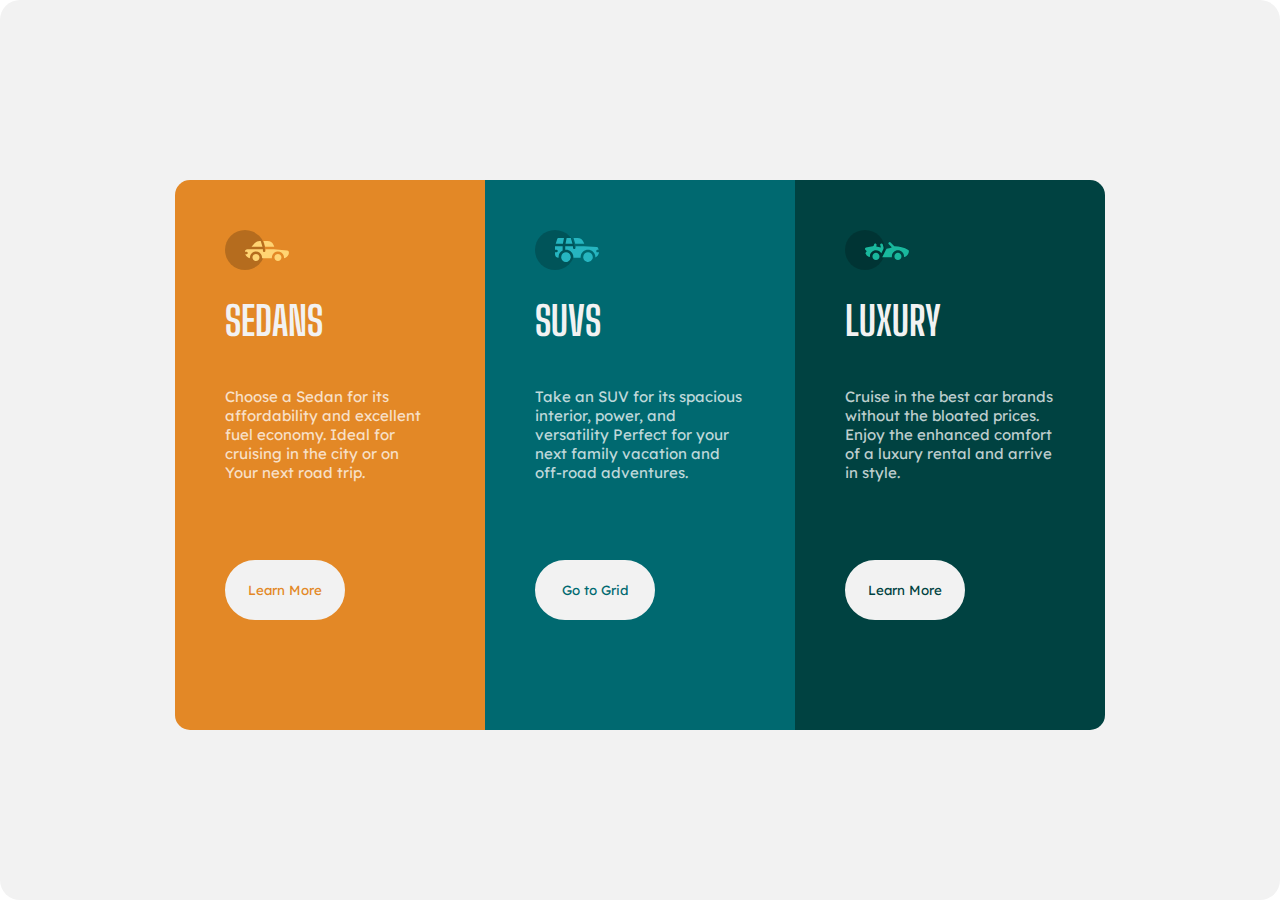
<file: index.html>
<!DOCTYPE html>
<html lang="en">
<head>
    <meta charset="UTF-8">
    <meta http-equiv="X-UA-Compatible" content="IE=edge">
    <meta name="viewport" content="width=device-width, initial-scale=1.0">
    <title>CSS FLEXBOX</title>
    <link rel="stylesheet" href="style.css">
    <link rel="icon" type="image/png" sizes="32x32" href="Copy of favicon-32x32.png">
</head>
<body>
    <div class="flexbox-layout">
        <div class="allflex">
            <div class="sedans">
                <img src="Copy of icon-sedans.svg" alt="Sedan Image">
                <h1>SEDANS</h1>
                <p>Choose a Sedan for its affordability and excellent fuel economy.
                   Ideal for cruising in the city or on Your next road trip. 	
                </p>
                <button class="button1"><a href="grid.html">Learn More</a></button>
            </div>
            <div class="suvs">
                <img src="Copy of icon-suvs.svg" alt="SUV Image">
                <h1>SUVS</h1>
                <p>Take an SUV for its spacious interior, power, and versatility
                   Perfect for your next family vacation and off-road adventures.
                </p>
                <button class="button2"><a href="grid.html">Go to Grid</a></button>
            </div>
            <div class="luxury">
                <img src="Copy of icon-luxury.svg" alt="Luxury Image">
                <h1>LUXURY</h1>
                <p>Cruise in the best car brands 
                    without the bloated prices. 
                    Enjoy the enhanced comfort 
                    of a luxury rental and arrive 
                    in style.  
                </p>
                <button class="button3"><a href="grid.html">Learn More</a></button>
            </div>
        </div>
    </div>
</body>
</html>
</file>
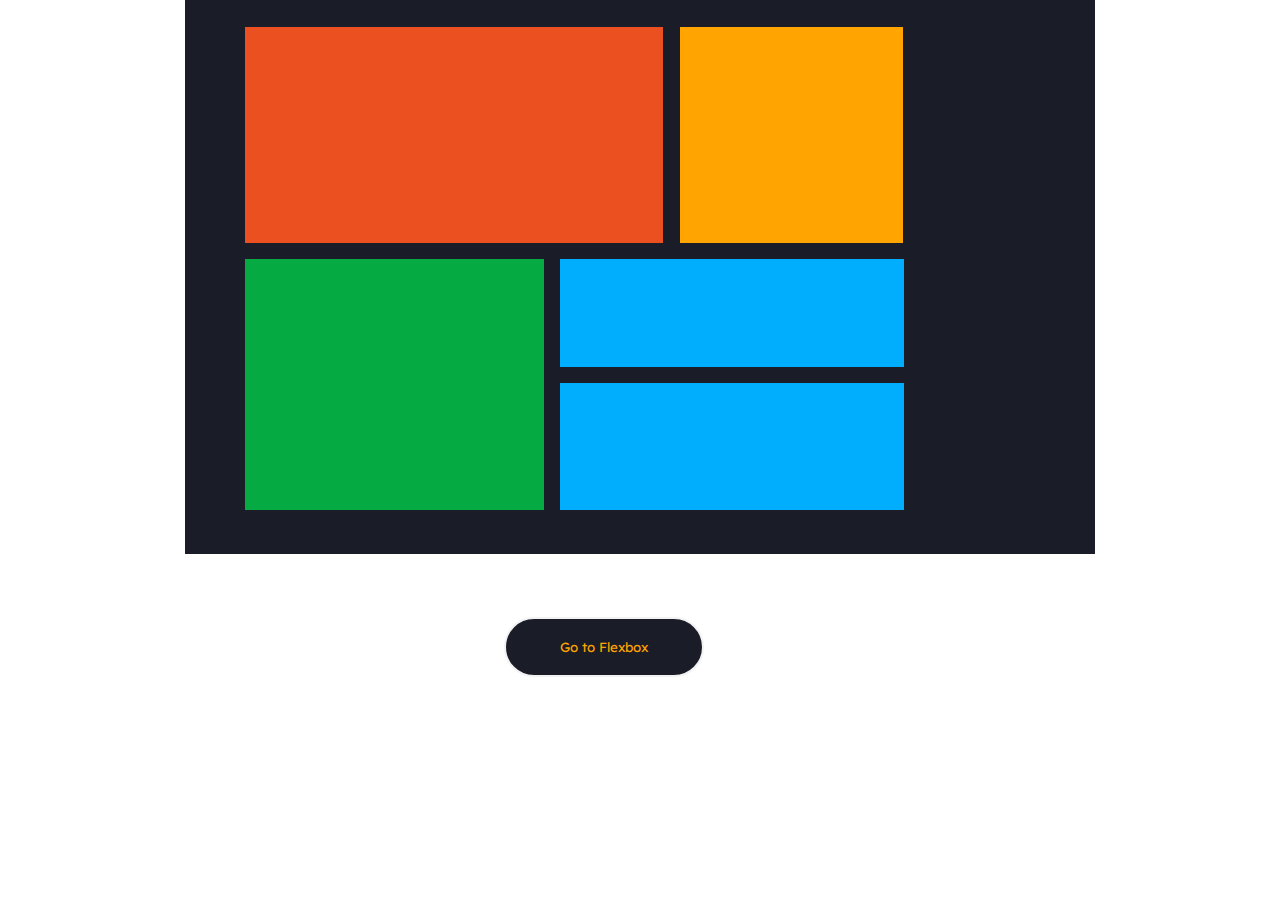
<file: grid.html>
<!DOCTYPE html>
<html lang="en">
<head>
    <meta charset="UTF-8">
    <meta http-equiv="X-UA-Compatible" content="IE=edge">
    <meta name="viewport" content="width=device-width, initial-scale=1.0">
    <title>Using Grid Layout</title>
    <link rel="stylesheet" href="style.css">
    <link rel="icon" type="image/png" sizes="32x32" href="Copy of favicon-32x32.png">
</head>
<body>
    <div class="centerlayout">
        <div class="grid_layout">
            <div class="allgrid">
                <div class="grid12">
                    <div class="grid1"></div>
                    <div class="grid2"></div>
                </div>
                <div class="grid3_45">
                    <div class="grid3"></div>
                    <div class="grid45">
                        <div class="grid4"></div>
                        <div class="grid5"></div>
                    </div>
                </div>
            </div>
        </div>
        <button class="button_grid"><a href="index.html">Go to Flexbox</a></button>
    </div>
    
</body>
</html>
</file>
<file: style.css>
/* CSS FLEXBOX LAYOUT */
/* CSS FLEXBOX LAYOUT */

/* ------------------------------------------------------------------------------------------- */
/* ------------------------------------------------------------------------------------------- */

/* NOTE:
I designed this exactly to the responsive screen size of
WIDTH = 1440px and,
HEIGHT = 800px
as required. And just like the image size */

@import url('https://fonts.googleapis.com/css2?family=Lexend+Deca:wght@100;200;300;400;500;600;700;800;900&display=swap');
@import url('https://fonts.googleapis.com/css2?family=Big+Shoulders+Display:wght@700&display=swap');
body{
    margin: 0;
}
p{
    color: hsla(0, 0%, 100%, 0.75);
    font-family: 'Lexend Deca', sans-serif;
    font-size: 15px;
    font-weight: 400;
}
a{
    text-decoration: none;
    color: inherit;
}
button{
    border-radius: 40px;
    border: 2px solid hsl(0, 0%, 95%);
    width: 120px;
    height: 60px;
    margin-top: 7vh;
    padding: 10px 10px 10px 10px;
    cursor: pointer;
    text-align: center;
    align-items: center;
    justify-content: center;
    font-family: 'Lexend Deca', sans-serif;

}
.button1{
    color: hsl(31, 77%, 52%);
    background-color: hsl(0, 0%, 95%);
}
.button2{
    color: hsl(184, 100%, 22%);
    background-color: hsl(0, 0%, 95%);
}
.button3{
    color: hsl(179, 100%, 13%);
    background-color: hsl(0, 0%, 95%);
}

button:hover{
    background-color: hsla(0, 0%, 100%, 0);
    color: white;
}
h1{
    color: hsl(0, 0%, 95%);
    font-family: 'Big Shoulders Display', cursive;
    font-weight: 700;
    font-size: 40px;
}
img{
    width: 64px;
    height: 40px;
}
.flexbox-layout{
    display: flex;
    flex-direction: row;
    justify-content: center;
    align-items: center;
    background-color: hsl(0, 0%, 95%);
    border-radius: 20px;
    /* width: 1440px; */
    height: 100vh;
}
.allflex{
    display: flex;
    flex-direction: row;
    margin-top: 20vh;
    height: 80vh;
    width: auto;
}
.sedans{
    background-color: hsl(31, 77%, 52%);
    width: 210px;
    height: 50vh;
    display: flex;
    flex-direction: column;
    padding: 50px;
    border-radius: 15px 0px 0px 15px;
}
.suvs{
    background-color: hsl(184, 100%, 22%);
    width: 210px;
    height: 50vh;
    display: flex;
    flex-direction: column;
    padding: 50px;

}
.luxury{
    display: flex;
    flex-direction: column;
    width: 210px;
    height: 50vh;
    background-color: hsl(179, 100%, 13%);
    padding: 50px;
    border-radius: 0px 15px 15px 0px;
}
@media (max-width: 1300px) {}
/* NOTE:
I designed this exactly to the responsive screen size of
WIDTH = 375px and,
HEIGHT = 667px
as required. */

@media (max-width: 375px) {
    body{
        margin: 0;
    }
    .flexbox-layout{
        display: flex;
        flex-direction: column;
        justify-content: center;
        align-items: center;
        background-color: hsl(0, 0%, 95%);
        border-radius: 20px;
        width: 375px;
    }
    .allflex{
        display: flex;
        flex-direction: column;
    }
    .sedans{
        margin-bottom: 30px;
        border-radius: 0;
    }
    .suvs{
        margin-bottom: 30px;
        border-radius: 0;
    }
    .luxury{
        margin-bottom: 30px;
        border-radius: 0;
    }

  }

/* ------------------------------------------------------------------------------------------- */
/* ------------------------------------------------------------------------------------------- */

/*
The designs were created to the following widths:
- Mobile: 375px
- Desktop: 1440px
## Colors
### Primary
Bright orange: hsl(31, 77%, 52%)
Dark cyan: hsl(184, 100%, 22%)
Very dark cyan: hsl(179, 100%, 13%)
### Neutral
Transparent white (paragraphs): hsla(0, 0%, 100%, 0.75)
Very light gray (background, headings, buttons): hsl(0, 0%, 95%)
## Typography
### Body Copy
- Font size: 15px
### Font
- Family: [Lexend Deca](https://fonts.google.com/specimen/Lexend+Deca)
- Weights: 400
- Family: [Big Shoulders Display](https://fonts.google.com/specimen/Big+Shoulders+Display)
- Weights: 700 */

/* ------------------------------------------------------------------------------------------- */
/* ------------------------------------------------------------------------------------------- */
/* ------------------------------------------------------------------------------------------- */




/* CSS GRID LAYOUT */
/* CSS GRID LAYOUT */
/* ------------------------------------------------------------------------------------------- */
/* ------------------------------------------------------------------------------------------- */

/* NOTE:
I designed this exactly to the responsive screen size of
WIDTH = 910px and,
HEIGHT = 554px
exactly as the sample image.

PS; I used Photoshop to get the exact color of each grid as well to confirm the sizes.*/

.centerlayout{
    display: grid;
    align-items: center;
    justify-content: center;
}
.grid_layout{
    background-color: #1a1c28;
    height: 554px;
    width: 910px;
    display: grid;
    grid-template-rows: repeat(2, 1fr);
    align-items: center;
    justify-content: center;
}
.allgrid{
    
    justify-content: center;
    display: grid;
    gap: 16px;
    margin-right: 192px;
    margin-bottom: 46px;
    margin-top: 27px;
    padding-left: 60px;
    
}
.grid12{
    display: grid;
    grid-auto-flow: column;
    gap: 16px;
}
.grid1{
    background-color: #eb5020;
    height: 216px;
    width: 418px;
    /* height: 35vh;
    width: 70vh; */
}
.grid2{
    background-color: #ffa401;
    height: 216px;
    width: 223px;
}
.grid3_45{
    display: grid;
    grid-auto-flow: column;
    gap: 16px;
}
.grid3{
    background-color: #05aa42;
    height: 251px;
    width: 299px;
}
.grid45{
    display: grid;
    grid-auto-flow: row;
    gap: 16px;
    /* grid-template-rows: 1fr 1fr; */
}
.grid4{
    background-color: #01aefd;
    height: 108px;
    width: 344px;
}
.grid5{
    background-color: #01aefd;
    height: 127px;
    width: 344px;
}
.button_grid{
    background-color: #1a1c28;
    color: #ffa401;
    width: 200px;
    margin-left: 35%;
}
.button_grid:hover{
    background-color: #ffa401;
    color: #1a1c28;
}
/* width: 170px;
height: 50vh; */
</file>
